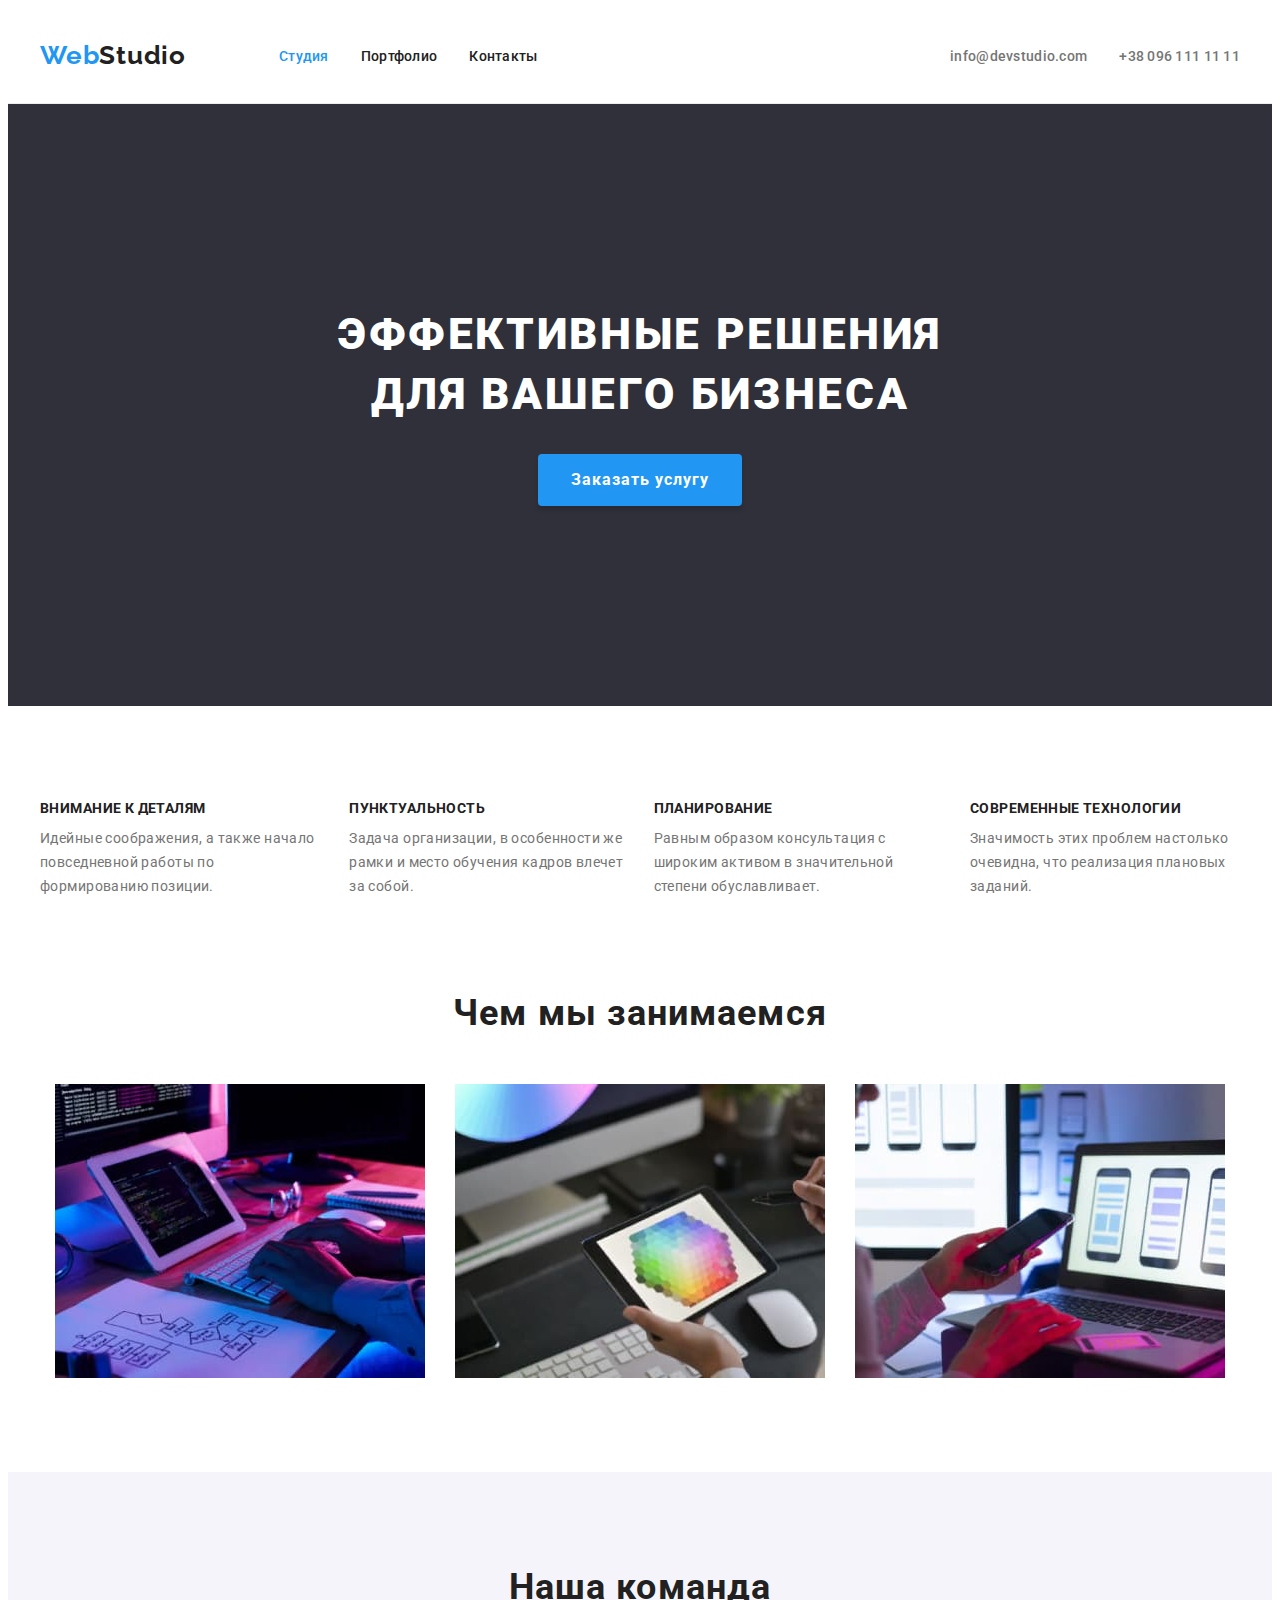
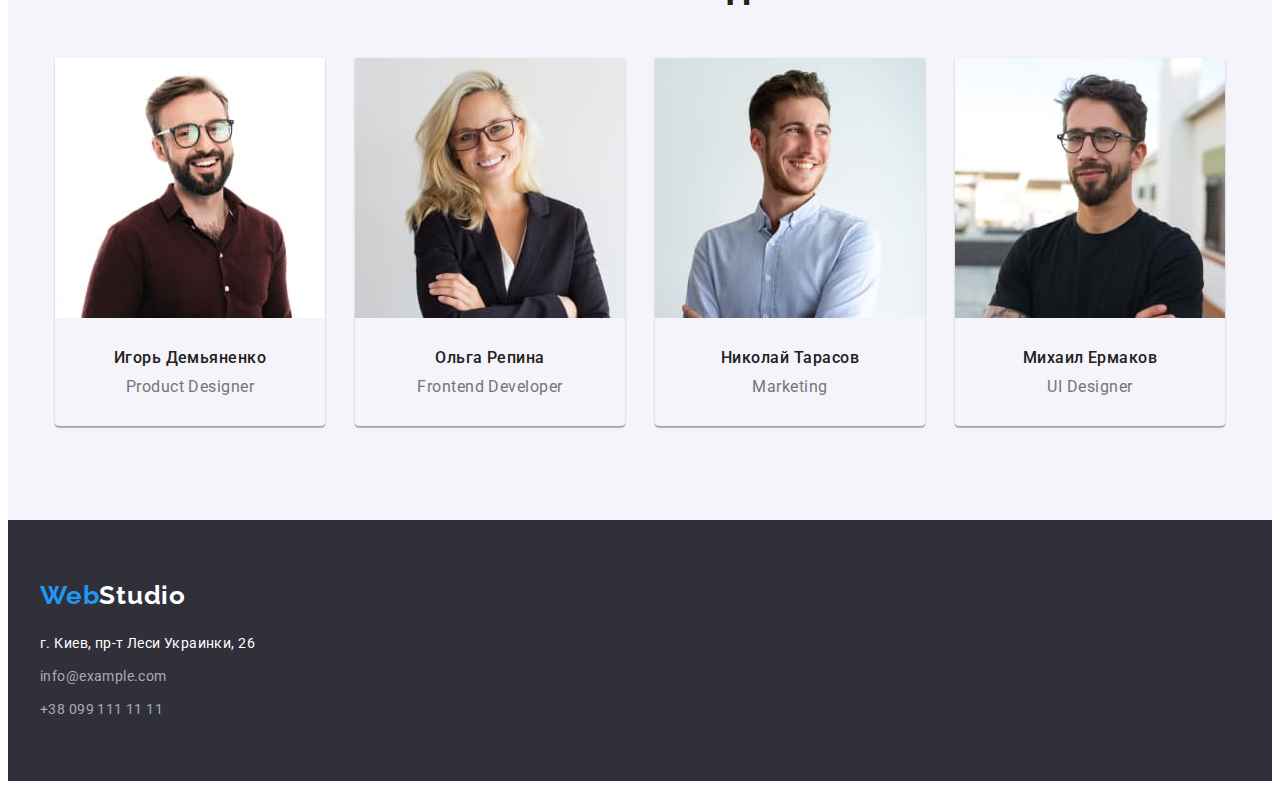
<file: index.html>
<!DOCTYPE html>
<html lang="ru">
<head>
    <meta charset="UTF-8">
    <meta http-equiv="X-UA-Compatible" content="IE=edge">
    <meta name="viewport" content="width=device-width, initial-scale=1.0">
    <title>Document</title>
    <link rel="stylesheet" href="https://cdnjs.cloudflare.com/ajax/libs/modern-normalize/1.1.0/modern-normalize.min.css"
        integrity="sha512-wpPYUAdjBVSE4KJnH1VR1HeZfpl1ub8YT/NKx4PuQ5NmX2tKuGu6U/JRp5y+Y8XG2tV+wKQpNHVUX03MfMFn9Q=="
        crossorigin="anonymous" referrerpolicy="no-referrer" />
    <link rel="stylesheet" href="./css/styles.css">
    <link rel="preconnect" href="https://fonts.googleapis.com">
    <link rel="preconnect" href="https://fonts.gstatic.com" crossorigin>
    <link href="https://fonts.googleapis.com/css2?family=Raleway:wght@700&family=Roboto:wght@400;500;700;900&display=swap"
        rel="stylesheet">
</head>
<body>
    <!-- header -->
    <header class="header">
        <div class="header-container container">
            <nav class="navigation">
                <a class="logo" href=""><span class="logo-part">Web</span>Studio</a>
                <ul class="navigation-list list">
                    <li class="navigation-item"> <a href="./index.html" class="link current">Студия</a> </li>
                    <li class="navigation-item"> <a href="./portfolio.html" class="link">Портфолио</a> </li>
                    <li class="navigation-item"> <a href="" class="link">Контакты</a> </li>
                </ul>
            </nav>
            <ul class="links list">
                <li class="link-item"> <a href="mailtoinfo@devstudio.com" class="link">info@devstudio.com</a> </li>
                <li class="link-item"> <a href="tel:+380961111111" class="link">+38 096 111 11 11</a> </li>
            </ul>
        </div>
    </header>
    <main>
        <!-- hero -->
        <section class="hero">
            <div class="container">
                <h1 class="hero-title">Эффективные решения для вашего бизнеса</h1>
                <button type="button" class="main-btn">Заказать услугу</button>
            </div>
        </section>
        <!-- work -->
        <section class="section specifics">
            <div class="container">
                <ul class="specifics-list list">
                    <li class="specifics-item">
                        <h3 class="title">Внимание к деталям</h3>
                        <p class="section-text">Идейные соображения, а также начало повседневной работы по формированию позиции.</p>
                    </li>
                    <li class="specifics-item">
                        <h3 class="title">Пунктуальность</h3>
                        <p class="section-text">Задача организации, в особенности же рамки и место обучения кадров влечет за собой.</p>
                    </li>
                    <li class="specifics-item">
                        <h3 class="title">Планирование</h3>
                        <p class="section-text">Равным образом консультация с широким активом в значительной степени обуславливает.</p>
                    </li>
                    <li class="specifics-item">
                        <h3 class="title">Современные технологии</h3>
                        <p class="section-text">Значимость этих проблем настолько очевидна, что реализация плановых заданий.</p>
                    </li>
                </ul>
            </div>
        </section>
        <section class="section work">
            <div class="container">
                <h2 class="section-title">Чем мы занимаемся</h2>
                    <ul class="work-list list">
                        <li class="work-type"> <img src="./images/img1.jpg" alt="Десктопные приложения" width="370"> </li>
                        <li class="work-type"> <img src="./images/img2.jpg" alt="Мобильные приложения" width="370"> </li>
                        <li class="work-type"> <img src="./images/img3.jpg" alt="Дизайнерские решения" width="370"> </li>
                    </ul>
            </div>
        </section>
        <!-- team -->
        <section class="section team">
            <div class="container">
                <h2 class="section-title">Наша команда</h2>
                <ul class="team-list list">
                    <li class="team-item">
                        <img src="./images/img4.jpg" alt="На фото Игорь Демьяненко" width="270">
                        <div class="team-desc-container">
                            <h3 class="team-member">Игорь Демьяненко</h3>
                            <p class="team-member-desc">Product Designer</p>
                        </div>
                    </li>
                    <li class="team-item">
                        <img src="./images/img5.jpg" alt="На фото Ольга Репина" width="270">
                        <div class="team-desc-container">
                            <h3 class="team-member">Ольга Репина</h3>
                            <p class="team-member-desc">Frontend Developer</p>
                        </div>
                    </li>
                    <li class="team-item">
                        <img src="./images/img6.jpg" alt="На фото Николай Тарасов" width="270">
                        <div class="team-desc-container">
                            <h3 class="team-member">Николай Тарасов</h3>
                            <p class="team-member-desc">Marketing</p>
                        </div>
                    </li>
                    <li class="team-item">
                        <img src="./images/img7.jpg" alt="На фото Михаил Ермаков" width="270">
                        <div class="team-desc-container">
                            <h3 class="team-member">Михаил Ермаков</h3>
                            <p class="team-member-desc">UI Designer</p>
                        </div>
                    </li>
                </ul>
            </div>
        </section>
    </main>
    <!-- footer -->
    <footer class="footer">
        <div class="container">
            <a class="logo scnd-logo" href="./index.html"><span class="logo-part">Web</span>Studio</a>
            <address>
                <p class="address">г. Киев, пр-т Леси Украинки, 26</p>
                <ul class="list">
                    <li class="footer-link"> <a href="mailtoinfo@example.com" class="link">info@example.com</a> </li>
                    <li class="footer-link"> <a href="tel:+380991111111" class="link">+38 099 111 11 11</a> </li>
                </ul>
            </address>
        </div>
    </footer>
</body>
</html>
</file>
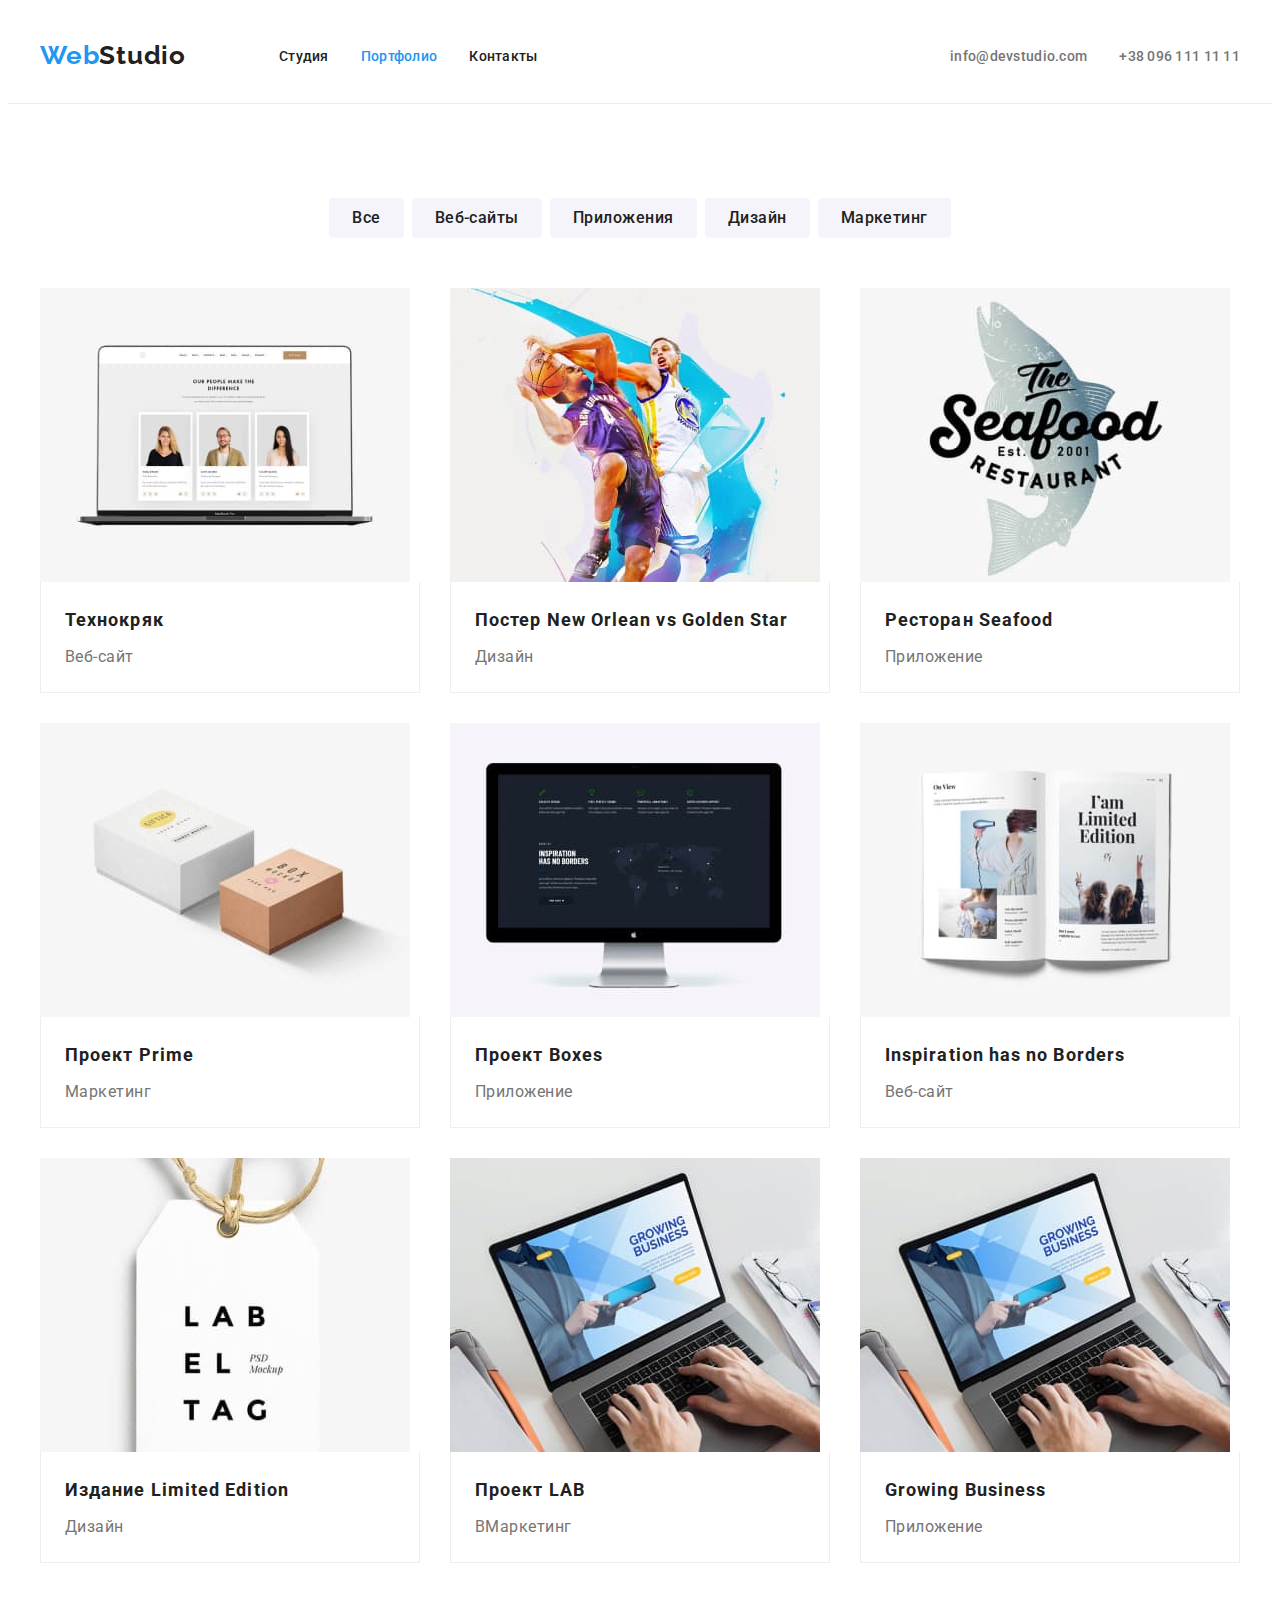
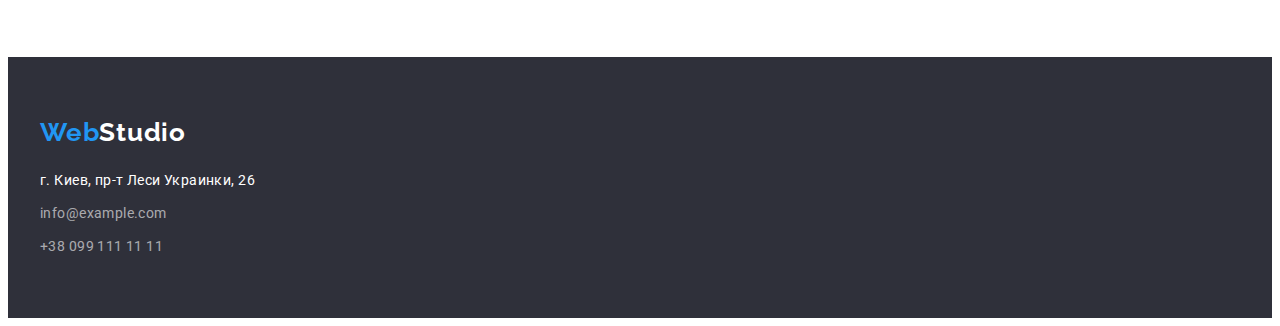
<file: portfolio.html>
<!DOCTYPE html>
<html lang="en">
<head>
    <meta charset="UTF-8">
    <meta http-equiv="X-UA-Compatible" content="IE=edge">
    <meta name="viewport" content="width=device-width, initial-scale=1.0">
    <title>Document</title>
    <link rel="stylesheet" href="https://cdnjs.cloudflare.com/ajax/libs/modern-normalize/1.1.0/modern-normalize.min.css"
        integrity="sha512-wpPYUAdjBVSE4KJnH1VR1HeZfpl1ub8YT/NKx4PuQ5NmX2tKuGu6U/JRp5y+Y8XG2tV+wKQpNHVUX03MfMFn9Q=="
        crossorigin="anonymous" referrerpolicy="no-referrer" />
    <link rel="stylesheet" href="./css/styles.css">
    <link rel="preconnect" href="https://fonts.googleapis.com">
    <link rel="preconnect" href="https://fonts.gstatic.com" crossorigin>
    <link href="https://fonts.googleapis.com/css2?family=Raleway:wght@700&family=Roboto:wght@400;500;700&display=swap"
        rel="stylesheet">
</head>
<body>
    <header class="header">
        <div class="header-container container">
            <nav class="navigation">
                <a class="logo" href=""><span class="logo-part">Web</span>Studio</a>
                <ul class="navigation-list list">
                    <li class="navigation-item"> <a href="./index.html" class="link">Студия</a> </li>
                    <li class="navigation-item"> <a href="./portfolio.html" class="link current">Портфолио</a> </li>
                    <li class="navigation-item"> <a href="" class="link">Контакты</a> </li>
                </ul>
            </nav>
            <ul class="links list">
                <li class="link-item"> <a href="mailtoinfo@devstudio.com" class="link">info@devstudio.com</a> </li>
                <li class="link-item"> <a href="tel:+380961111111" class="link">+38 096 111 11 11</a> </li>
            </ul>
        </div>
    </header>
    <main>
        <section class="section portfolio">
            <div class="container">
                <h1 class="portfolio-hidden-title">Портфолио</h1>
                <ul class="buttons list">
                    <li class="button-item"> <button type="button" class="button">Все</button> </li>
                    <li class="button-item"> <button type="button" class="button">Веб-сайты</button> </li>
                    <li class="button-item"> <button type="button" class="button">Приложения</button> </li>
                    <li class="button-item"> <button type="button" class="button">Дизайн</button> </li>
                    <li class="button-item"> <button type="button" class="button">Маркетинг</button> </li>
                </ul>
                <ul class="portfolio-list list">
                    <li class="portfolio-item"> 
                        <img src="./images/img8.jpg" alt="Технокряк" width="370">
                        <div class="portfolio-desc-container">
                            <h3 class="portfolio-title">Технокряк</h3>
                            <p class="portfolio-desc">Веб-сайт</p>
                        </div>
                    </li>
                    <li class="portfolio-item"> 
                        <img src="./images/img9.jpg" alt="Постер баскетбола" width="370">
                        <div class="portfolio-desc-container">
                            <h3 class="portfolio-title">Постер New Orlean vs Golden Star</h3>
                            <p class="portfolio-desc">Дизайн</p>
                        </div>
                    </li>
                    <li class="portfolio-item"> 
                        <img src="./images/img10.jpg" alt="Логотип ресторана" width="370">
                        <div class="portfolio-desc-container">
                            <h3 class="portfolio-title">Ресторан Seafood</h3>
                            <p class="portfolio-desc">Приложение</p>
                        </div>
                    </li>
                    <li class="portfolio-item"> 
                        <img src="./images/img11.jpg" alt="Наушники" width="370">
                        <div class="portfolio-desc-container">
                            <h3 class="portfolio-title">Проект Prime</h3>
                            <p class="portfolio-desc">Маркетинг</p>
                        </div>
                    </li>
                    <li class="portfolio-item"> 
                        <img src="./images/img12.jpg" alt="Картонние коробки" width="370">
                        <div class="portfolio-desc-container">
                            <h3 class="portfolio-title">Проект Boxes</h3>
                            <p class="portfolio-desc">Приложение</p>
                        </div>
                    </li>
                    <li class="portfolio-item"> 
                        <img src="./images/img13.jpg" alt="Монитор" width="370">
                        <div class="portfolio-desc-container">
                            <h3 class="portfolio-title">Inspiration has no Borders</h3>
                            <p class="portfolio-desc">Веб-сайт</p>
                        </div>
                    </li>
                    <li class="portfolio-item"> 
                        <img src="./images/img14.jpg" alt="Розворот журнала" width="370">
                        <div class="portfolio-desc-container">
                            <h3 class="portfolio-title">Издание Limited Edition</h3>
                            <p class="portfolio-desc">Дизайн</p>
                        </div>
                    </li>
                    <li class="portfolio-item"> 
                        <img src="./images/img15.jpg" alt="Бирка" width="370">
                        <div class="portfolio-desc-container">
                            <h3 class="portfolio-title">Проект LAB</h3>
                            <p class="portfolio-desc">ВМаркетинг</p>
                        </div>
                    </li>
                    <li class="portfolio-item"> 
                        <img src="./images/img16.jpg" alt="Печатание на клавиатуре" width="370">
                        <div class="portfolio-desc-container">
                            <h3 class="portfolio-title">Growing Business</h3>
                            <p class="portfolio-desc">Приложение</p>
                        </div>
                    </li>
                </ul>
            </div>
        </section>
    </main>
    <footer class="footer">
        <div class="container">
            <a class="logo scnd-logo" href="./index.html"><span class="logo-part">Web</span>Studio</a>
            <address>
                <p class="address">г. Киев, пр-т Леси Украинки, 26</p>
                <ul class="list">
                    <li class="footer-link"> <a href="mailtoinfo@example.com" class="link">info@example.com</a> </li>
                    <li class="footer-link"> <a href="tel:+380991111111" class="link">+38 099 111 11 11</a> </li>
                </ul>
            </address>
        </div>
    </footer>
</body>
</html>
</file>
<file: css/styles.css>
:root {
  --body-text-color: #757575;
  --scnd-body-text-color: #ffffff;
  --title-color: #212121;
  --accent-color: #2196f3;
  --background-color: #e5e5e5;
  --scnd-background-color: #f5f4fa;
  --footer-background: #2f303a;
}
p,
h1,
h2,
h3,
h4,
h5,
h6 {
  margin: 0;
}
ul {
  margin: 0;
  padding: 0;
}
img {
  display: block;
  max-width: 100%;
}
button {
  cursor: pointer;
  border-radius: 4px;
  border: 1px solid transparent;
}
body {
  font-family: "Roboto", sans-serif;
  font-style: normal;

  color: #757575;
}
.container {
  width: 1200px;
  padding: 0 15px;
  margin: 0 auto;
}
/* header */
.header {
  padding-top: 32px;
  padding-bottom: 32px;
  border-bottom: 1px solid #ececec;
}
.header-container {
  display: flex;
  justify-content: space-between;
}
.navigation,
.navigation-list,
.links {
  display: flex;
  align-items: center;
}
.logo,
.logo-part {
  font-family: Raleway;
  font-weight: 700;
  font-size: 26px;
  line-height: calc(31 / 26);
  letter-spacing: 0.03em;
  text-decoration: none;
}
.logo {
  color: var(--title-color);
  margin-right: 93px;
}
.logo-part {
  color: var(--accent-color);
}
.list {
  list-style: none;
}
.navigation-item {
  font-weight: 500;
  font-size: 14px;
  line-height: calc(16 / 14);
  letter-spacing: 0.02em;
  margin-right: 32px;
}
.navigation-item:last-child {
  margin-right: 0;
}
.link {
  text-decoration: none;
}
.link-item {
  margin-right: 32px;
}
.link-item:last-child {
  margin-right: 0;
}
.navigation .link:hover,
.navigation .link:focus,
.links .link:hover,
.links .link:focus,
.footer .link:hover,
.footer .link:focus {
  color: var(--accent-color);
}
.navigation .link {
  color: var(--title-color);
}
.navigation .link.current {
  color: var(--accent-color);
}
.link-item {
  font-weight: 500;
  font-size: 14px;
  line-height: calc(16 / 14);
  letter-spacing: 0.02em;
}
.links .link {
  color: var(--body-text-color);
}

/* hero */
.hero {
  background-color: #2f303a;
  padding-top: 200px;
  padding-bottom: 200px;
  text-align: center;
}
.hero-title {
  width: 696px;
  margin-right: auto;
  margin-left: auto;
  font-weight: 900;
  font-size: 44px;
  line-height: calc(60 / 44);
  text-align: center;
  letter-spacing: 0.06em;
  text-transform: uppercase;
  color: var(--scnd-body-text-color);
  margin-bottom: 30px;
}
.main-btn {
  min-width: 200px;
  background: var(--accent-color);
  box-shadow: 0px 4px 4px rgba(0, 0, 0, 0.15);

  font-family: inherit;
  font-weight: 700;
  font-size: 16px;
  line-height: calc(30 / 16);
  display: flex;
  align-items: center;
  text-align: center;
  letter-spacing: 0.06em;
  color: var(--scnd-body-text-color);
  padding: 10px 32px;
  margin: 0 auto;
}

/* specifics */
.section {
  padding-top: 94px;
  padding-bottom: 94px;
}
.specifics {
  padding-bottom: 0;
}
.section-title {
  font-weight: 700;
  font-size: 36px;
  line-height: calc(42 / 36);
  text-align: center;
  letter-spacing: 0.03em;
  color: var(--title-color);
  margin-bottom: 50px;
}
.specifics-list {
  display: flex;
}
.work-list {
  display: flex;
  justify-content: center;
}
.work-type {
  margin-right: 30px;
}
.work-type:last-child {
  margin-right: 0;
}
.specifics-item {
  margin-right: 30px;
  min-width: 270px;
}
.specifics-item:last-child {
  margin-right: 0;
}
.section-text {
  font-size: 14px;
  line-height: calc(24 / 14);
  letter-spacing: 0.03em;
  color: var(--body-text-color);
}
.title {
  font-weight: 700;
  font-size: 14px;
  line-height: calc(16 / 14);
  letter-spacing: 0.03em;
  text-transform: uppercase;
  color: var(--title-color);
  min-width: 270px;
  margin-bottom: 10px;
}

/* team */

.team {
  background-color: var(--scnd-background-color);
}
.team-list {
  display: flex;
  justify-content: center;
}
.team-item {
  margin-right: 30px;
  box-shadow: 0px 1px 3px rgba(0, 0, 0, 0.12), 0px 1px 1px rgba(0, 0, 0, 0.14),
    0px 2px 1px rgba(0, 0, 0, 0.2);
  border-radius: 0px 0px 4px 4px;
  overflow: hidden;
}
.team-item:last-child {
  margin-right: 0;
}
.team-desc-container {
  padding-top: 30px;
  padding-bottom: 30px;
}
.team-member {
  font-weight: 500;
  font-size: 16px;
  line-height: calc(19 / 16);
  letter-spacing: 0.03em;
  text-align: center;
  color: var(--title-color);
  margin-bottom: 10px;
}
.team-member-desc {
  font-size: 16px;
  line-height: calc(19 / 16);
  letter-spacing: 0.03em;
  text-align: center;
  color: var(--body-text-color);
}

/* footer */
.footer {
  background-color: var(--footer-background);
  padding-top: 60px;
  padding-bottom: 60px;
}
.address {
  font-family: Roboto;
  font-style: normal;
  font-weight: 400;
  font-size: 14px;
  line-height: calc(24 / 14);
  letter-spacing: 0.03em;
  color: var(--scnd-body-text-color);
  margin-bottom: 9px;
}
.scnd-logo {
  display: block;
  font-family: Raleway;
  font-weight: 700;
  color: var(--scnd-body-text-color);
  margin-right: 0;
  margin-bottom: 20px;
}
.footer .link {
  font-family: Roboto;
  font-style: normal;
  font-weight: 400;
  font-size: 14px;
  line-height: calc(24 / 14);
  letter-spacing: 0.03em;
  color: rgba(255, 255, 255, 0.6);
}
.footer-link {
  margin-bottom: 9px;
}
.footer-link:last-child {
  margin-bottom: 0;
}

/* portfolio */

.buttons {
  display: flex;
  justify-content: center;
  margin-bottom: 50px;
}
.button-item {
  margin-right: 8px;
}
.button-item:last-child {
  margin-right: 0;
}
.button {
  font-family: inherit;
  font-weight: 500;
  font-size: 16px;
  line-height: calc(26 / 16);
  letter-spacing: 0.03em;
  text-align: center;
  padding: 6px 22px;

  background-color: var(--scnd-background-color);
  color: var(--title-color);
}
.button:hover,
.button:focus {
  background-color: var(--accent-color);
  color: var(--scnd-body-text-color);
}
.portfolio-hidden-title {
  position: absolute;
  white-space: nowrap;
  width: 1px;
  height: 1px;
  overflow: hidden;
  border: 0;
  padding: 0;
  clip: rect(0 0 0 0);
  clip-path: inset(50%);
  margin: -1px;
}
.portfolio-list {
  display: flex;
  flex-wrap: wrap;
  margin-top: -30px;
  margin-left: -30px;
}
.portfolio-item {
  width: 370px;
  flex-basis: calc(100% / 3 - 30px);
  margin-top: 30px;
  margin-left: 30px;
}
.portfolio-desc-container {
  padding: 20px 24px;
  border: 1px solid #eeeeee;
  border-top: none;
}
.portfolio-title {
  font-weight: bold;
  font-size: 18px;
  line-height: calc(36 / 18);
  letter-spacing: 0.06em;
  padding-bottom: 4px;

  color: var(--title-color);
}
.portfolio-desc {
  font-size: 16px;
  line-height: calc(30 / 16);
  letter-spacing: 0.03em;

  color: var(--body-text-color);
}
</file>
